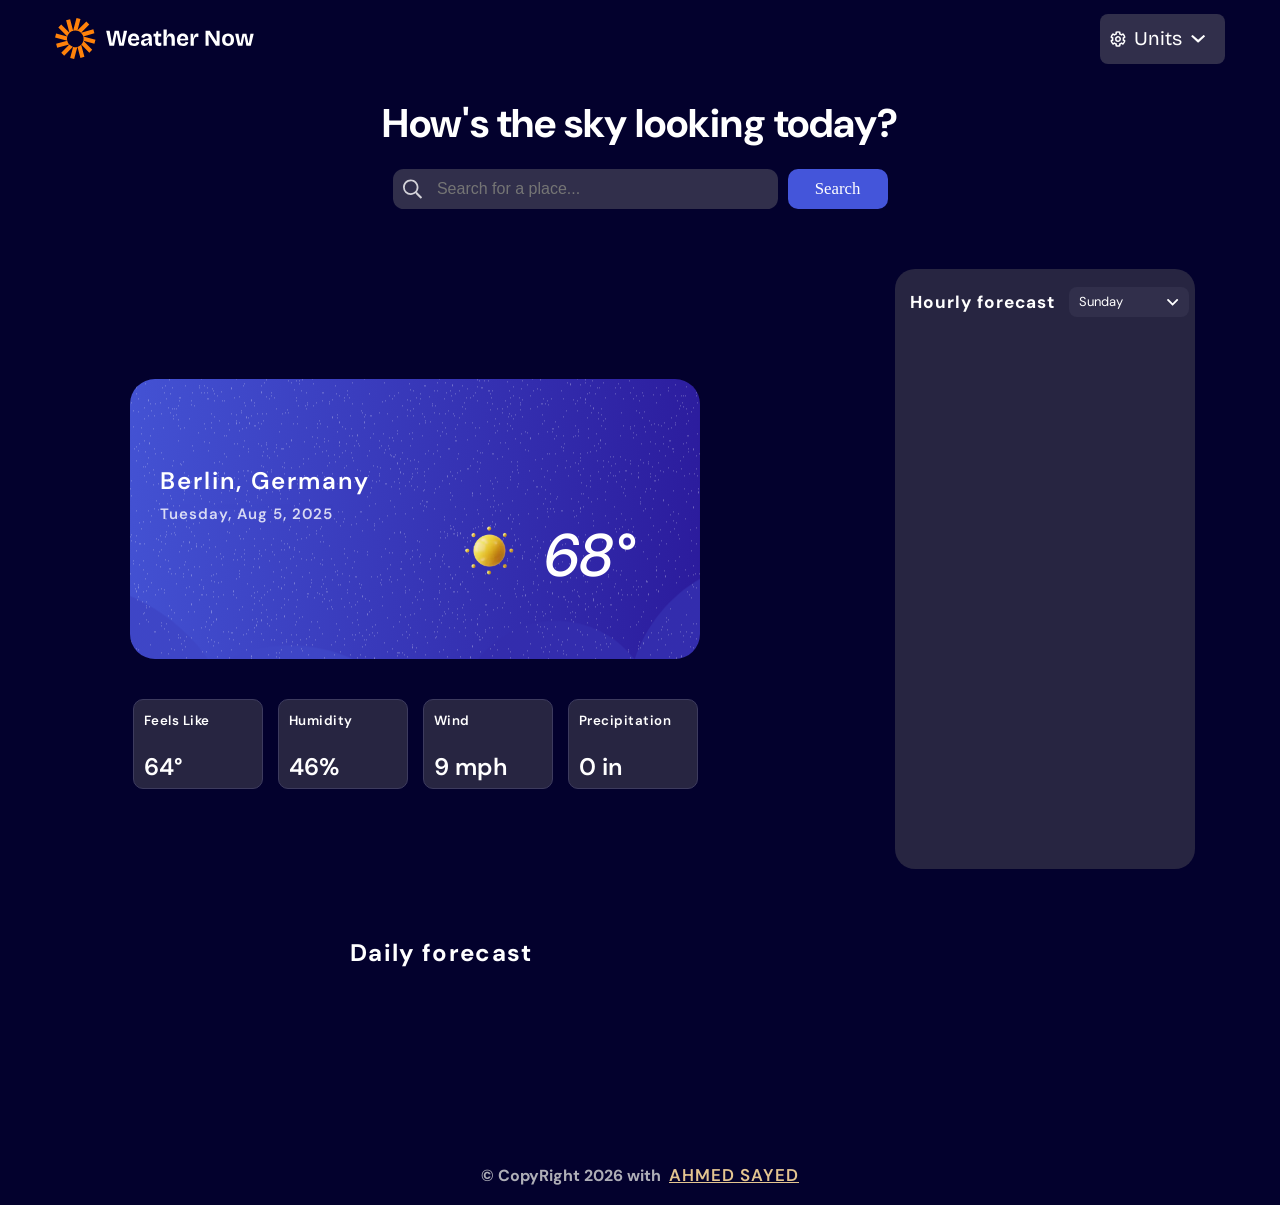
<file: index.html>
<!doctype html>
<html lang="en">
  <head>
    <meta charset="UTF-8" />
    <meta
      http-equiv="Content-Security-Policy"
      content="
      default-src 'none'; 
      script-src 'self'; 
      style-src 'self' https://fonts.googleapis.com; 
      font-src 'self' https://fonts.gstatic.com; 
      connect-src 'self' https://nominatim.openstreetmap.org https://api.open-meteo.com/; 
      img-src 'self';
      "
    />
    <meta name="viewport" content="width=device-width, initial-scale=1.0" />
    <link
      rel="icon"
      type="image/png"
      sizes="32x32"
      href="./assets/images/favicon-32x32.png"
    />
    <link rel="preconnect" href="https://fonts.googleapis.com" />
    <link rel="preconnect" href="https://fonts.gstatic.com" crossorigin />
    <link
      href="https://fonts.googleapis.com/css2?family=DM+Sans:ital,opsz,wght@0,9..40,100..1000;1,9..40,100..1000&family=Kumbh+Sans:wght,YOPQ@100..900,211&family=Manrope:wght@200..800&display=swap"
      rel="stylesheet"
    />
    <title>Frontend Mentor | Weather app</title>
    <link rel="stylesheet" href="./src/styles/base.css" />
    <link rel="stylesheet" href="./src/styles/layout.css" />
    <link rel="stylesheet" href="./src/styles/components.css" />
    <link rel="stylesheet" href="./src/styles/utilities.css" />
    <link rel="stylesheet" href="./src/styles/state.css" />
  </head>

  <body>
    <!-- preloader -->
    <div class="preloader" aria-hidden="true" data-preloader>
      <div class="circle"></div>
    </div>

    <!-- overlay -->
    <div class="overlay hide" aria-hidden="true" data-overlay></div>

    <!-- confirm -->
    <section
      class="confirm hide"
      role="dialog"
      aria-modal="true"
      aria-labelledby="confirm_title"
      data-confirm
    >
      <h2 class="confirm-title" id="confirm_title">
        Allow Weather App to access your location ?
      </h2>
      <div class="choices">
        <button class="btn confirm-btn1" type="button" data-choice="allow">
          Allow
        </button>
        <button class="btn confirm-btn2" type="button" data-choice="deny">
          Deny
        </button>
      </div>
    </section>

    <!-- header -->
    <header class="header">
      <div class="topbar">
        <div class="container">
          <div class="header__icon">
            <img
              src="./assets/images/logo.svg"
              alt="Weather App logo"
              class="img-cover"
            />
          </div>

          <div class="custom__select">
            <button
              class="select__btn select__btn--focus"
              type="button"
              aria-haspopup="menu"
              aria-expanded="false"
              aria-controls="Units"
              data-units-btn
            >
              <div class="icon__units">
                <img
                  src="./assets/images/icon-units.svg"
                  alt=""
                  class="img-cover"
                />
              </div>
              <span class="select__text">Units</span>
              <div class="icon-units">
                <img
                  src="./assets/images/icon-dropdown.svg"
                  alt=""
                  class="img-cover"
                />
              </div>
            </button>

            <div class="select__options" id="Units" data-units-list inert>
              <p class="options-title">Switch to imperial</p>
              <div class="option__group">
                <fieldset class="list-items">
                  <legend class="group__title">Temperature</legend>
                  <label class="list-item">
                    <input
                      type="radio"
                      name="temperature"
                      value="C"
                      id="celsius"
                      checked
                    />
                    <span class="title">Celsius (°C)</span>
                  </label>

                  <label class="list-item">
                    <input
                      type="radio"
                      name="temperature"
                      value="F"
                      id="fahrenheit"
                    />
                    <span class="title">Fahrenheit (°F)</span>
                  </label>
                </fieldset>
              </div>

              <div class="option__group">
                <fieldset class="list-items">
                  <legend class="group__title">Wind Speed</legend>
                  <label class="list-item">
                    <input
                      type="radio"
                      name="wind"
                      id="kilometerPerHour"
                      value="KMH"
                      checked
                    />
                    <span class="title">Km/h</span>
                  </label>

                  <label class="list-item">
                    <input
                      type="radio"
                      name="wind"
                      id="milesPerHour"
                      value="MPH"
                    />
                    <span class="title">mph</span>
                  </label>
                </fieldset>
              </div>

              <div class="option__group">
                <fieldset class="list-items">
                  <legend class="group__title">Precipitation</legend>
                  <label class="list-item">
                    <input
                      type="radio"
                      name="precipition"
                      value="MM"
                      id="milliMeter"
                      checked
                    />
                    <span class="title">Millimeters (mm)</span>
                  </label>
                  <label class="list-item">
                    <input
                      type="radio"
                      name="precipition"
                      value="IN"
                      id="inch"
                    />
                    <span class="title">Iunches (in)</span>
                  </label>
                </fieldset>
              </div>
            </div>
          </div>
        </div>
      </div>
      <h1 class="header__title">How's the sky looking today?</h1>
      <form
        action=""
        role="search"
        id="search_form"
        name="weatherSearchForm"
        class="header__search"
      >
        <div class="search-box">
          <img
            src="./assets/images/icon-search.svg"
            alt="icon-search"
            class="img-cover"
            aria-hidden="true"
          />

          <label for="search_city" class="sr-only">Search City</label>
          <input
            placeholder=" Search for a place..."
            aria-controls="suggestion_select"
            aria-activedescendant=""
            aria-autocomplete="list"
            aria-expanded="false"
            name="search-input"
            autocomplete="off"
            data-search-input
            id="search_city"
            role="combobox"
            type="text"
          />

          <!-- search in progress
          <div class="search-progress hide">
            <img
              src="./assets/images/icon-loading.svg"
              alt="progress icon"
              class="img-cover"
            />
            <h4 class="progrss-text">Search in progress</h4>
          </div> -->
        </div>

        <button type="button" id="search-btn">
          <span class="text text-1">Search</span>

          <span class="text text-2" aria-hidden="true">Search</span>
        </button>

        <!-- Suggestions section -->
        <div class="suggestions" data-suggestion-select>
          <ul class="list__items" role="listbox" id="suggestion_select"></ul>
        </div>
      </form>
    </header>

    <!-- special states elements -->

    <!-- error -->
    <section class="error">
      <header>
        <div class="error__icon">
          <img src="./assets/images/icon-error.svg" alt="" class="img-cover" />
        </div>
        <h2 class="error__title">something went wrong</h2>
      </header>
      <p class="error__subtitle">
        We couldn´t connect to the server (API error). Please try again in a few
        moment.
      </p>
      <footer>
        <button
          type="button"
          class="error__btn"
          id="retryBtn"
          aria-pressed="false"
        >
          <div class="icon">
            <img
              src="./assets/images/icon-retry.svg"
              alt=""
              class="img-cover"
            />
          </div>
          <span>Retry</span>
        </button>
      </footer>
    </section>

    <!-- no result -->
    <section class="no-result">
      <h3 class="no-result__title">No search result Found!</h3>
    </section>

    <!-- main -->
    <main class="main">
      <div class="container">
        <div class="weather-panel">
          <!-- Card -->
          <article class="card">
            <header>
              <h3 class="sr-only">location main weather details</h3>
            </header>
            <span class="card__title" id="location">Berlin, Germany</span>
            <time class="card__subtitle" datetime="2025-06-05" id="date"
              >Tuesday, Aug 5, 2025</time
            >
            <span
              class="card__degree"
              id="temperature"
              aria-label="Main temperature in this day"
              >68°</span
            >
            <div class="card__icon">
              <img
                id="mainIcon"
                class="img-cover"
                src="./assets/images/icon-sunny.webp"
                alt=""
              />
            </div>
          </article>

          <!-- Current information -->
          <section class="current-info">
            <div class="container">
              <h3 class="sr-only">Current weather information</h3>
              <ul class="list-items">
                <li class="list-item">
                  <span class="item__title">Feels Like</span>
                  <span class="item__content" id="feels-like-temp">64°</span>
                </li>
                <li class="list-item">
                  <span class="item__title">Humidity</span>
                  <span class="item__content" id="humidity-precent">46%</span>
                </li>
                <li class="list-item">
                  <span class="item__title">Wind</span>
                  <span class="item__content" id="wind">9 mph</span>
                </li>
                <li class="list-item">
                  <span class="item__title">Precipitation</span>
                  <span class="item__content" id="precipitation">0 in</span>
                </li>
              </ul>
            </div>
          </section>
        </div>
        <!-- Hourly forecast -->
        <section class="hourly-list">
          <div class="container">
            <h2 class="hourly-list__title">Hourly forecast</h2>

            <div class="day__select">
              <button
                class="btn__days"
                type="button"
                aria-haspopup="listbox"
                aria-expanded="false"
                aria-controls="hours__day"
                data-btn-days
              >
                <span id="btn__text">Sunday</span>
                <img
                  src="./assets/images/icon-dropdown.svg"
                  alt=""
                  class="btn__icon"
                />
              </button>

              <div class="select__options" id="hours__day" data-select-daily>
                <div class="options__group">
                  <ul class="day__options" role="listbox"></ul>
                </div>
              </div>
            </div>

            <div class="hours__container">
              <ul class="list-items"></ul>
            </div>
          </div>
        </section>

        <!-- Daily forecast -->
        <section class="daily-forecast">
          <h2 class="daily-title">Daily forecast</h2>

          <ul class="daily__list"></ul>
        </section>
      </div>
    </main>

    <!-- footer -->
    <footer class="footer">
      <h3 class="footer-text">&copy;&nbsp;CopyRight 2026 with</h3>
      <a
        rel="noopener"
        class="link"
        target="_blank"
        href="https://www.frontendmentor.io/profile/a-sayed123"
        >Ahmed sayed</a
      >
    </footer>

    <script type="module" src="./src/Main.js"></script>
  </body>
</html>
</file>
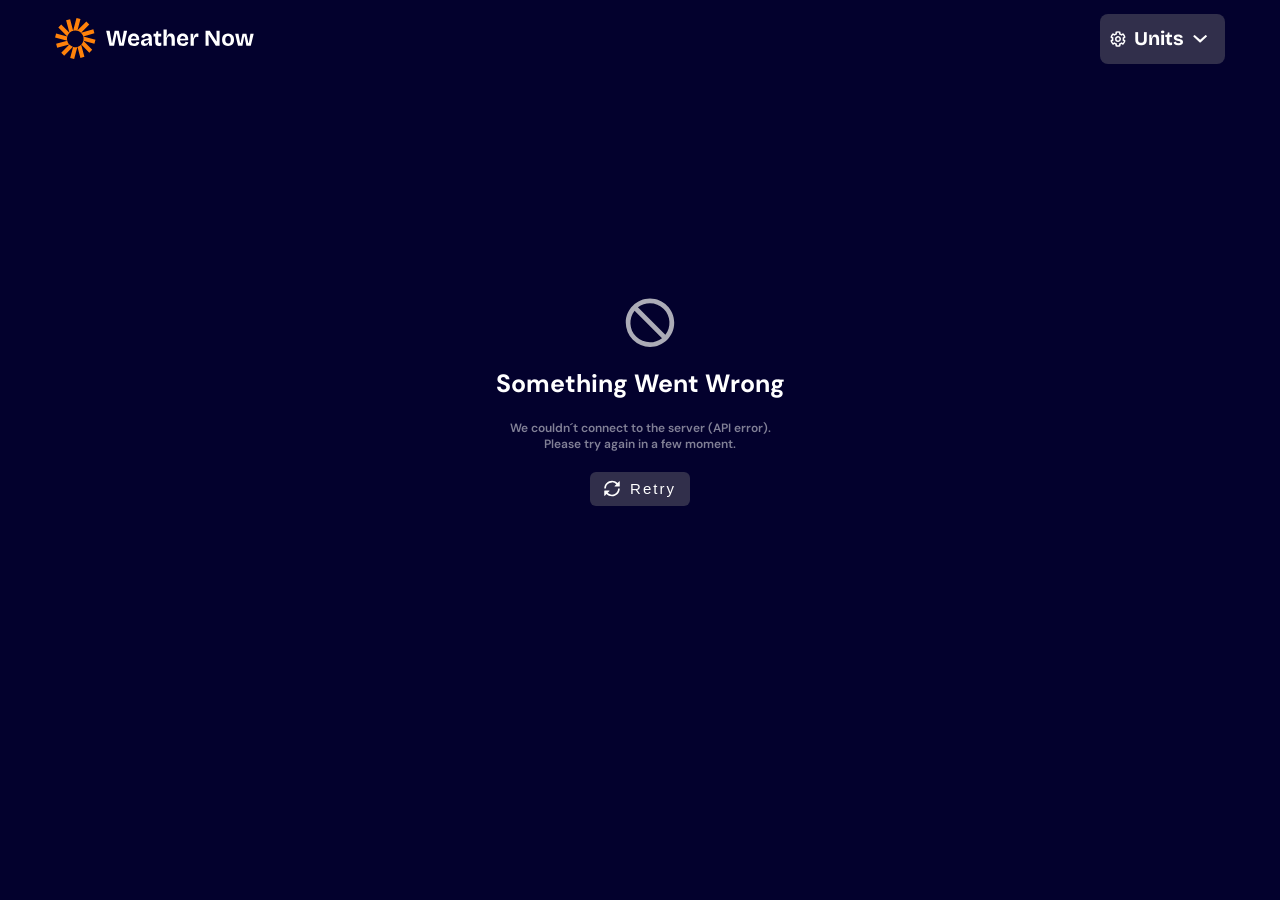
<file: root/index.html>
<!doctype html>
<html lang="en">
  <head>
    <meta charset="UTF-8" />
    <meta name="viewport" content="width=device-width, initial-scale=1.0" />
    <link
      rel="icon"
      type="image/png"
      sizes="32x32"
      href="./assets/images/favicon-32x32.png"
    />
    <link rel="preconnect" href="https://fonts.googleapis.com" />
    <link rel="preconnect" href="https://fonts.gstatic.com" crossorigin />
    <link
      href="https://fonts.googleapis.com/css2?family=DM+Sans:ital,opsz,wght@0,9..40,100..1000;1,9..40,100..1000&family=Kumbh+Sans:wght,YOPQ@100..900,211&family=Manrope:wght@200..800&display=swap"
      rel="stylesheet"
    />
    <title>Frontend Mentor | Weather app</title>
    <link rel="stylesheet" href="./src/styles/base.css" />
    <link rel="stylesheet" href="./src/styles/layout.css" />
    <link rel="stylesheet" href="./src/styles/components.css" />
    <link rel="stylesheet" href="./src/styles/utilities.css" />
    <link rel="stylesheet" href="./src/styles/state.css" />
  </head>

  <body>
    <!-- preloader -->
    <div class="preloader" data-preloader>
      <div class="circle"></div>
    </div>

    <!-- overlay -->
    <div class="overlay hide" data-overlay></div>

    <!-- confraim -->
    <div class="confraim hide" data-confraim>
      <form action="" method="post">
        <p class="confraim-title">Are you agree using your position ?</p>
        <button class="btn confraim-btn1" type="button" data-choice="allow">
          Allow
        </button>
        <button class="btn confraim-btn2" type="button" data-choice="deny">
          Deny
        </button>
      </form>
    </div>

    <!-- header -->
    <header class="header">
      <form action="" method="post">
        <div class="topbar">
          <div class="container">
            <div class="header__icon">
              <img
                src="./assets/images/logo.svg"
                alt="header icon"
                class="img-cover"
              />
            </div>

            <div class="custom__select">
              <button
                class="select__btn select__btn--focus"
                type="button"
                data-units-btn
              >
                <div class="icon__units">
                  <img
                    src="./assets/images/icon-units.svg"
                    alt="Units Icon"
                    class="img-cover"
                  />
                </div>
                <h2 class="select__text">Units</h2>
                <div class="icon-units">
                  <img
                    src="./assets/images/icon-dropdown.svg"
                    alt="Units Icon"
                    class="img-cover"
                  />
                </div>
              </button>

              <div class="select__options hide" data-units-list>
                <p class="options-title">Switch to imperial</p>

                <div class="option__group">
                  <p class="group__title">Temperature</p>
                  <ul class="list-items">
                    <li
                      class="list-item"
                      id="celsius"
                      data-unit="C"
                      data-type="temperature"
                    >
                      Celsius (°C)
                    </li>
                    <li
                      class="list-item"
                      id="fahrenheit"
                      data-unit="F"
                      data-type="temperature"
                    >
                      Fahrenheit (°F)
                    </li>
                  </ul>
                </div>

                <div class="option__group">
                  <p class="group__title">Wind Speed</p>
                  <ul class="list-items">
                    <li
                      class="list-item"
                      id="kilometerPerHour"
                      data-unit="KMH"
                      data-type="wind"
                    >
                      Km/h
                    </li>
                    <li
                      class="list-item"
                      id="milesPerHour"
                      data-unit="MPH"
                      data-type="wind"
                    >
                      mph
                    </li>
                  </ul>
                </div>

                <div class="option__group">
                  <p class="group__title">Precipitation</p>
                  <ul class="list-items">
                    <li
                      class="list-item"
                      id="milliMeter"
                      data-unit="MM"
                      data-type="precipition"
                    >
                      Millimeters (mm)
                    </li>
                    <li
                      class="list-item"
                      id="inch"
                      data-unit="IN"
                      data-type="precipition"
                    >
                      Iunches (in)
                    </li>
                  </ul>
                </div>
              </div>
            </div>
          </div>
        </div>

        <h1 class="header__title">How's the sky looking today?</h1>

        <div class="header__search">
          <div class="search-box">
            <img
              src="./assets/images/icon-search.svg"
              alt="icon-search"
              class="img-cover"
            />
            <input
              name="search-input"
              type="text"
              placeholder=" Search for a place..."
              data-search-input
            />

            <!-- search in progress -->
            <div class="search-progress hide">
              <img
                src="./assets/images/icon-loading.svg"
                alt="progress icon"
                class="img-cover"
              />
              <h4 class="progrss-text">Search in progress</h4>
            </div>
          </div>

          <button type="button" id="search-btn">
            <span class="text text-1">Search</span>

            <span class="text text-2">Search</span>
          </button>
          <!-- Suggestions section -->
          <div class="suggestions hide" data-suggestion-select>
            <ul class="list__items">
              <li class="list__item selected" id="suggest1" data-suggest-item>
                <p class="text-content">Alexandria</p>
              </li>
              <li class="list__item" id="suggest2" data-suggest-item>
                <p class="text-content">Giza</p>
              </li>
              <li class="list__item" id="suggest3" data-suggest-item>
                <p class="text-content">Minia</p>
              </li>
              <li class="list__item" id="suggest4" data-suggest-item>
                <p class="text-content">Khartoum</p>
              </li>
            </ul>
          </div>
        </div>
      </form>
    </header>

    <!-- special states elements -->
    <div class="error">
      <div class="error__icon">
        <img
          src="./assets/images/icon-error.svg"
          alt="Error Icon"
          class="icon"
        />
      </div>
      <h3 class="error__title">something went wrong</h3>
      <p class="error__subtitle">
        We couldn´t connect to the server (API error). Please try again in a few
        moment.
      </p>
      <button type="button" class="error__btn" id="retryBtn">
        <div class="icon">
          <img
            src="./assets/images/icon-retry.svg"
            alt="Retry Icon"
            class="img-cover"
          />
        </div>
        <p>Retry</p>
      </button>
    </div>

    <section class="no-result">
      <h3 class="no-result__title">No search result Found!</h3>
    </section>

    <!-- main -->
    <main class="main">
      <div class="container">
        <section class="card">
          <p class="card__title" id="location">Berlin, Germany</p>
          <p class="card__subtitle" id="date">Tuesday, Aug 5, 2025</p>
          <!-- <div class="loading-card hide">
            <p class="text">Loading...</p>
            <div class="icon">
              <img
                class="img-cover"
                src="./assets/images/icon-loading.svg"
                alt="Loading Icon"
              />
            </div>
          </div> -->
          <p class="card__degree" id="temperature">68°</p>
          <div class="card__icon">
            <img
              id="mainIcon"
              class="img-cover"
              src="./assets/images/icon-sunny.webp"
              alt="card icon"
            />
          </div>
        </section>

        <section class="current-info">
          <div class="container">
            <ul class="list-items">
              <li class="list-item">
                <p class="item__title">Feels Like</p>
                <p class="item__content" id="feels-like-temp">64°</p>
              </li>
              <li class="list-item">
                <p class="item__title">Humidity</p>
                <p class="item__content" id="humidity-precent">46%</p>
              </li>
              <li class="list-item">
                <p class="item__title">Wind</p>
                <p class="item__content" id="wind">9 mph</p>
              </li>
              <li class="list-item">
                <p class="item__title">Precipitation</p>
                <p class="item__content" id="precipitation">0 in</p>
              </li>
            </ul>
          </div>
        </section>

        <!-- daily forecast -->
        <section class="daily-forecast">
          <h3 class="daily-title">Daily forecast</h3>

          <ul class="daily__list"></ul>
        </section>
      </div>
    </main>

    <!-- hourly forecast -->
    <aside class="hourly-list">
      <div class="container">
        <h3 class="hourly-list__title">Hourly forecast</h3>
        <div class="day__select">
          <button class="btn__days" type="button" data-btn-days>
            <h3 id="btn__text">Sunday</h3>
            <img
              src="./assets/images/icon-dropdown.svg"
              alt="icon-dropdown"
              class="btn__icon"
            />
          </button>

          <div class="select__options hide" data-select-daily>
            <div class="options__group">
              <ul class="day__options"></ul>
            </div>
          </div>
        </div>

        <div class="hours__container">
          <ul class="list-items"></ul>
        </div>
      </div>
    </aside>

    <!-- footer -->
    <footer class="footer">
      <h3 class="footer-text">&copy;&nbsp;CopyRight 2026 with</h3>
      <a class="link" href="https://www.frontendmentor.io/profile/a-sayed123"
        >Ahmed sayed</a
      >
    </footer>
    <script type="module" src="./src/Main.js"></script>
  </body>
</html>
</file>
<file: src/styles/base.css>
/* Base Styles */

/* 

  This Stylesheet is only reponsible for the component base style
  ...
  variables,
  reset,
  typografy,
  font,
  ...

*/

:root {
  /* colors */

  /* Neutral */
  --Neutral-900: hsl(243, 96%, 9%);
  --Neutral-800: hsl(243, 27%, 20%);
  --Neutral-700: hsl(243, 23%, 24%);
  --Neutral-600: hsl(243, 23%, 30%);
  --Neutral-300: hsl(240, 6%, 70%);
  --Neutral-200: hsl(250, 6%, 84%);
  --Neutral-0: hsl(0, 0%, 100%);
  /* Orange */
  --Orange-500: hsl(28, 100%, 52%);
  /* Blue */
  --Blue-500: hsl(233, 67%, 56%);
  --Blue-700: hsl(248, 70%, 36%);
  /* gold-cryola */
  --gold-crayola: hsl(38, 61%, 73%);

  /* font weight */
  --fontWeight1: 300;
  --fontWeight2: 500;
  --fontWeight3: 600;
  --fontWeight4: 600i;
  --fontWeight5: 700;

  /* font size */
  --Font-size: 18px;
}

/* ----------- */
/* -->FONTS    */
/* ----------- */

@font-face {
  font-family: "Bricolage_Grotesque";
  src: url("../../assets/fonts/Bricolage_Grotesque/BricolageGrotesque-VariableFont_opsz\,wdth\,wght.ttf") format("truetype");
  font-weight: 100 900;
  font-style: normal;
}

@font-face {
  font-family: "DM_Sans";
  src: url("../../assets/fonts/DM_Sans/DMSans-VariableFont_opsz\,wght.ttf") format("truetype");
  font-weight: 100 900;
  font-style: normal;
}

@font-face {
  font-family: "DM_Sans";
  src: url("../../assets/fonts/DM_Sans/DMSans-Italic-VariableFont_opsz\,wght.ttf") format("truetype");
  font-weight: 100 900;
  font-style: italic;
}

/*----------*\
--> RESET
\*----------*/

*,
*::before,
*::after {
  margin: 0;
  padding: 0;
  box-sizing: border-box;
}

li {
  list-style: none;
}

a,
img,
data,
span,
time,
input,
button,
select,
fieldset,
textarea {
  display: block;
  border: none;
}

img {
  pointer-events: none;
}

a {
  color: inherit;
  text-decoration: none;
}

select {
  background: none;
}

input,
select,
textarea {
  width: 100%;
  outline: none;
}

button {
  cursor: pointer;
}

/* ---------------- */
/* -->BASE STYLES   */
/* ---------------- */

::-webkit-scrollbar {
  width: 10px;
}

::-webkit-scrollbar-track {
  background-color: transparent;
}

::-webkit-scrollbar-thumb {
  background-color: var(--Neutral-600);
  border-radius: 1rem;
}

::-webkit-scrollbar-corner {
  display: none;
}

html {
  font-size: 62.5%;
  scroll-behavior: smooth;
}

body {
  background-color: var(--Neutral-900);
  color: white;
  text-align: center;
  font-family: "DM_Sans", "Bricolage_Grotesque", sans-serif;
  font-weight: 600;
}

[inert] {
  cursor: wait;
}
</file>
<file: src/styles/layout.css>
/*---------------------------*/
/*------ LAYOUT SYSTEM ------*/
/*---------------------------*/

/* 
    This stylesheet is responsible for the overall page layout,
    grid structure, spacing, and responsive positioning of major UI regions . 
*/

/* //////////////// */
/* Mobile & Tablet  */
/* ////////// ///// */

/* normal state*/

body {
    display: flex;
    flex-flow: column;
}


/* error state */


/* no result */


/* /////// */
/* Tablet  */
/* /////// */

@media (min-width: 768px) {

    /* Card */
    .card {
        margin-block: 30px;
    }

    /* Footer */
    .footer {
        margin-block: 20px;
    }
}

/* //////// */
/* Desktop  */
/* //////// */

@media (min-width: 1024px) {

    /* normal state */

    /* Base */
    .main {
        display: grid;

        grid-template-columns:
            minmax(0, 1fr) minmax(320px, 450px);

        grid-template-areas:
            "card    hourly"
            "current hourly"
            "daily   daily";
    }

    /* error state */


    /* no result state */

}

@media (min-width: 1200px) {

    /* Header */
    .header .container {
        margin-inline: auto;
    }

    /* Card */
    .card {
        margin-inline: auto;
        margin-inline-end: 7rem;
    }

    /* current */
    .current-info .list-items {
        margin-inline: auto;
        margin-inline-end: 7rem;
    }

    /* Daily Forecast */
    .daily-forecast {
        margin-inline: auto;
        margin-inline-end: 7rem;
    }

    /* Hourly Forecast */
    .hourly-list {
        bottom: 0;
        left: 0;
        /* margin-block-start: 3.5rem; */
    }

    /* Footer */
    .footer {
        bottom: 0;
    }
}


/* 
---> specify area pices
*/

/* weather panel */
.weather-panel{
    grid-area: current;
}

/* daily */
.daily-forecast {
    grid-area: daily;
}

/* hourly */
.hourly-list {
    grid-area: hourly;
}
</file>
<file: src/styles/components.css>
/* ------------------  */
/* --- COMPONENTS ---  */
/* ------------------  */

/* 
  This stylesheet is only responsible for styling the UI components
*/

/* -------------- */
/* --> PRELOADER  */
/* -------------- */

.preloader {
  position: fixed;
  width: 100vw;
  height: 100vh;
  background-color: var(--Neutral-900);
  display: flex;
  justify-content: center;
  align-items: center;
  text-align: center;
  z-index: 10;
}

.circle {
  background-color: transparent;
  width: 80px;
  border: 8px solid var(--Blue-500);
  border-top: 8px solid var(--Blue-700);
  height: 80px;
  border-radius: 50%;
  transition: 250ms ease;
  animation: rotate360 1s linear infinite;
}

@keyframes rotate360 {
  0% {
    transform: rotate(0);
  }

  100% {
    transform: rotate(1turn);
  }
}

/* -------------- */
/* --> CONFRAIM   */
/* -------------- */

.confirm {
  position: fixed;
  display: flex;
  gap: 3.5rem;
  justify-content: center;
  flex-flow: column;
  width: 300px;
  padding: 2.5rem;
  background-color: var(--Blue-500);
  top: 50%;
  left: 50%;
  transform: translate(-50%, -50%);
  font-family: "Bricolage_Grotesque";
  border-radius: 18px;
  z-index: 100;
}

.choices {
  display: flex;
  gap: 5rem;
  justify-content: center;
  margin-block-start: 1rem;
}

.confirm .btn {
  position: relative;
  background-color: var(--Blue-700);
  width: 100px;
  height: 40px;
  border-radius: 12px;
  color: rgb(182, 179, 202);
  text-transform: uppercase;
  line-height: 1.6;
  letter-spacing: 4px;
  font-size: 1.7rem;
  font-weight: 400;
}

.confirm .btn:focus {
  outline: 3px solid var(--Blue-700);
  outline-offset: 3px;
}

.confirm-title {
  line-height: 1.6;
  font-size: 1.6rem;
  letter-spacing: 1.05px;
  font-weight: 800;
}

/* ------------ */
/* -->OVERLAY   */
/* ------------ */

.overlay {
  position: fixed;
  width: 100vw;
  height: 100vh;
  background-color: rgba(0, 0, 0, 0.65);
  z-index: 100;
}

/* --------------------- */
/* -->SEARCH IN PROGRESS */
/* --------------------- */

.search-progress {
  position: absolute;
  top: 100%;
  width: 100%;
  height: 35px;
  background-color: var(--Neutral-700);
  border-radius: 1rem;
  margin-block-start: 3px;
  display: none;
  align-items: center;
  gap: 20px;
  pointer-events: none;
  z-index: 5;
}

.search-progress img {
  margin-block-end: 20px;
  animation: rotate360 1.5s linear infinite;
}

.progrss-text {
  font-size: 1.3rem;
  letter-spacing: 1px;
  line-height: 1.6;
}

/* ----------- */
/* -->TOPBAR   */
/* ----------- */

.topbar {
  display: flex;
  justify-content: center;
}

.topbar .container {
  width: 100%;
  display: flex;
  justify-content: space-between;
  align-items: center;
  padding: 0 1.5rem;
}

/* ----------- */
/* -->HEADER   */
/* ----------- */

.header {
  display: block;
}

.header__icon {
  position: relative;
  width: 150px;
  text-align: left;
}

.custom__select {
  position: relative;
  display: flex;
  max-width: max-content;
  flex-flow: row;
}

.custom__select:has(button[aria-expanded="false"]) .select__options {
  position: absolute;
  opacity: 0;
  visibility: hidden;
  pointer-events: none;
  transition:
    opacity 300ms,
    visibility 300ms;
}

.custom__select:has(button[aria-expanded="true"]) .select__options {
  opacity: 1;
  visibility: visible;
  pointer-events: auto;
}

.select__btn {
  position: relative;
  display: flex;
  flex-flow: row;
  padding-inline: 1rem;
  gap: 7px;
  align-items: center;
  width: 105px;
  height: 35px;
  background-color: var(--Neutral-700);
  color: white;
  cursor: pointer;
  border-radius: 8px;
  font-size: 1rem;
  padding-inline-start: 10px;
  font-family: "Bricolage_Grotesque";
  margin-block: 1.5vh;
}

.select__btn--focus:focus {
  outline: 2px solid white;
  outline-offset: 3px;
}

.select__options {
  position: absolute;
  width: 160px;
  height: 300px;
  background-color: var(--Neutral-700);
  border: 1px solid var(--Neutral-600);
  border-radius: 8px;
  text-align: left;
  padding-inline-start: 10px;
  left: -55px;
  top: 100%;
  z-index: 5;
}

.options-title {
  position: relative;
  margin-block: 10px;
  font-size: 1.3rem;
}

.option__group {
  padding: 8px;
  border-block-end: 1px solid rgba(255, 255, 255, 0.3);
  width: 130px;
}

.group__title {
  font-size: 1.3rem;
  opacity: 0.4;
  margin-block-end: 1rem;
}

.option__group .list-items {
  display: flex;
  flex-flow: column;
  gap: 1rem;
}

.option__group .list-item {
  display: flex;
  font-size: 1.01rem;
}

.option__group .list-item input {
  width: 3rem;
  accent-color: var(--Blue-500);
}

.list-item:has(input:focus-visible) {
  outline: 2px solid var(--Blue-500);
  outline-offset: 3px;
  background-color: rgb(255 255 255 / 0.05);
}

.header__title {
  position: relative;
  font-size: 4rem;
  text-align: center;
  padding-inline: 70px;
  overflow: hidden;
  margin-block: 40px 30px;
  z-index: 2;
}

.header__search {
  position: relative;
  display: flex;
  flex-flow: column;
  justify-content: center;
  margin-inline: auto;
  gap: 10px;
  width: 300px;
  height: 100px;
}

.search-box {
  position: relative;
  display: flex;
  background-color: var(--Neutral-700);
  width: 300px;
  height: 90px;
  flex-flow: row;
  gap: 10px;
  border-radius: 8pt;
  font-family: "DM_Sans";

}

.search-box:has(input:focus) {
  outline: 2px solid white;
  outline-offset: 3px;
}

.search-box input {
  color: white;
  background-color: transparent;
  margin-inline-start: 10px;
  font-size: 1.6rem;
  line-height: 1.6;
}

.search-box img {
  position: relative;
  top: 10px;
  left: 10px;
  width: 20px;
  height: 20px;
}

.header__search button {
  position: relative;
  background-color: var(--Blue-500);
  font-family: cursive;
  height: 90px;
  border-radius: 10px;
  padding-block: 5px;
  font-size: 1.68rem;
  color: white;
  overflow: hidden;
  z-index: 1;
}

.header__search button:focus {
  outline: 3px solid var(--Blue-700);
  outline-offset: 3px;
}

.header__search button::before {
  content: "";
  position: absolute;
  width: 200%;
  height: 200%;
  bottom: 100%;
  left: 50%;
  transform: translateX(-50%);
  transition: 700ms ease;
  border-radius: 50%;
  background-color: var(--Blue-700);
  z-index: -1;
}

.header__search button:is(:hover, :focus-visible)::before {
  bottom: -50%;
}

.header__search button .text {
  transition: 500ms ease;
  white-space: nowrap;
  display: block;
}

.header__search button .text.text-2 {
  position: absolute;
  top: 100%;
  left: 50%;
  transform: translateX(-50%);
  background-color: transparent;
  width: max-content;
}

.header__search button:is(:hover, :focus-visible) .text-1 {
  transform: translateY(-40px);
}

.header__search button:is(:hover, :focus-visible) .text-2 {
  top: 50%;
  transform: translate(-50%, -50%);
}

/* suggestions */

.suggestions {
  position: absolute;
  width: 150px;
  max-height: 17rem;
  border-radius: 6px;
  margin-block: 0.3rem;
  top: 50%;
  background-color: var(--Neutral-800);
  overflow-y: auto;
  overflow-x: hidden;
  scrollbar-color: initial;
  z-index: 3;
}

.header__search:has(#search_city[aria-expanded="false"]) .suggestions {
  opacity: 0;
  visibility: hidden;
  pointer-events: none;
  transition:
    opacity 300ms,
    visibility 300ms;
}

.header__search:has(#search_city[aria-expanded="true"]) .suggestions {
  opacity: 1;
  visibility: visible;
  pointer-events: auto;
}

.suggestions .list__items {
  position: relative;
  display: flex;
  flex-flow: column;
  gap: 10px;
  text-align: left;
  padding-inline-start: 5px;
  margin-block-start: 10px;
}

.suggestions::-webkit-scrollbar {
  width: 0.5rem;
}

.suggestions::-webkit-scrollbar-button:single-button{
  width: 0;
  height: 0;
  display: none;
}

.suggestions::-webkit-scrollbar-track-piece {
  background-color: transparent;
}

.suggestions::-webkit-scrollbar-thumb{
  background-color: var(--Neutral-600);
  border-radius: 1rem;
}

.suggestions::-webkit-scrollbar-corner{
  display: none;
}

.suggestions .list__item {
  font-size: 1.6rem;
  width: 135px;
  border-radius: 5px;
  height: 30px;
  padding-block: 3px;
  padding-inline-start: 5px;
  cursor: pointer;
}

.suggestions .list__item[aria-selected="true"] {
  background-color: var(--Neutral-700);
  border: 1px solid var(--Neutral-600);
}

.suggestions .list__item[aria-selected="false"]{
  background-color: transparent;
  border: none;
}

.matches{
  display: inline;
  color: var(--gold-crayola);
}

/* responsive */
/* Tablet */

@media (min-width: 768px) {
  .header__icon {
    width: 200px;
  }

  .header__title {
    margin-block: 20px;
  }

  .select__btn {
    height: 50px;
    width: 125px;
    font-size: 1.3rem;
    font-weight: 400;
    gap: 8px;
  }

  .select__btn img {
    width: 16px;
  }

  .header__search {
    flex-flow: row;
    width: 600px;
    height: 40px;
  }

  .header__search button {
    width: 100px;
    height: 40px;
  }

  .search-box {
    width: 385px;
    height: 40px;
  }

  .suggestions {
    width: 382px;
    left: 9%;
    top: 110%;
  }

  .suggestions .list__item {
    font-size: 1.9rem;
    width: 370px;
  }

}

/* Laptop */
@media (min-width: 1024px) {

  /* Topbar */
  .topbar {
    margin-inline: 4rem;
  }

  .select__text {
    font-size: 1.95rem;
  }

}

/* desctop */
@media (min-width: 1200px) {
  .header .container {
    max-width: 1200px;
    /* margin-inline: auto; */
  }
}

/* ----------- */
/* -->Card     */
/* ----------- */

.card {
  max-width: 300px;
  width: 100%;
  position: relative;
  background-image: url("../../assets/images/bg-today-small.svg");
  background-repeat: no-repeat;
  background-size: cover;
  background-position: center;
  display: block;
  height: 280px;
  margin-inline: auto;
  border-radius: 25px;
  margin-block: 50px 20px;
  overflow: hidden;
  text-align: center;
  transition: opacity 250ms ease;
}

.card__title {
  position: relative;
  font-size: 2.4rem;
  top: 40px;
  letter-spacing: 2px;
  line-height: 1.8;
  white-space: nowrap;
  overflow: hidden;
  text-overflow: ellipsis;
  pointer-events: none;
}

.card__subtitle {
  position: relative;
  font-size: 1.33rem;
  line-height: 1.6;
  letter-spacing: 1px;
  top: 45px;
  opacity: 0.8;
  pointer-events: none;
}

.card__degree {
  position: relative;
  font-size: 5rem;
  font-style: italic;
  font-weight: 500;
  top: 90px;
  left: 70px;
  pointer-events: none;
}

.card__icon {
  position: relative;
  width: 100px;
  height: 100px;
  left: 15px;
  pointer-events: none;
}

/* responsive */

/* Tablet */
@media (min-width: 768px) {
  .card {
    max-width: 470px;
  }

  .card__title {
    font-size: 2.5rem;
    top: 20px;
  }

  .card__subtitle {
    font-size: 1.5rem;
    top: 25px;
  }

  .card__degree {
    font-size: 7.5rem;
    top: 80px;
    left: 120px;
  }

  .card__icon {
    width: 130px;
    left: 30px;
    bottom: 20px;
  }
}

/* Laptop */
@media (min-width: 1024px) {
  .card {
    max-width: 570px;
  }

  .card__title {
    top: 80px;
    width: 500px;
    text-align: left;
    font-size: 2.4rem;
    margin-inline-start: 30px;
  }

  .card__subtitle {
    width: 300px;
    top: 80px;
    text-align: left;
    margin-inline-start: 30px;
  }

  .card__degree {
    margin-block: auto;
    left: 70%;
    top: 70px;
    width: 120px;
    font-size: 6rem;
  }

  .card__icon {
    left: 55%;
    bottom: 25px;
    width: 90px;
  }
}


/* ----------- */
/* -->MAIN     */
/* ----------- */

.main {
  display: block;
}

.current-info .list-items {
  position: relative;
  display: flex;
  justify-content: center;
  align-items: center;
  margin-block: 20px;
  gap: 15px;
  max-width: 300px;
  width: 100%;
  flex-wrap: wrap;
  margin-inline: auto;
  transition: opacity 250ms ease;
}

.current-info .list-item {
  background-color: var(--Neutral-800);
  width: 130px;
  height: 90px;
  border: 1px solid var(--Neutral-600);
  font-size: 1.33rem;
  border-radius: 10px;
  padding-inline-start: 10px;
  padding-block-start: 10px;
}

.current-info .item__title {
  position: relative;
  letter-spacing: 0.5px;
  line-height: 1.6;
  text-align: left;
  margin-block-end: 20px;
}

.current-info .item__content {
  position: relative;
  font-size: 2.4rem;
  text-align: left;
  width: max-content;
}

.weather-panel {
  display: flex;
  flex-flow: column;
  justify-content: center;
}

/* responsive */

@media (min-width: 768px) {

  .main .list-items {
    max-width: 500px;
  }

  .main .list-item {
    width: 200px;
    height: 110px;
    font-size: 2rem;
  }

}

@media (min-width: 1024px) {
  .main>.container {
    display: grid;
    grid-template-columns:
      minmax(0, 1fr) minmax(320px, 450px);
    grid-template-areas:
      "current  hourly"
      "daily   daily";
    padding: 1rem;
    max-width: none;
    width: 100%;
  }

  .current-info .list-items {
    max-width: 600px;
    /* margin-inline: 0; */
    /* margin-inline-start: 45px; */
    flex-flow: row;
  }

  .current-info .list-item {
    font-size: 1.33rem;
    width: 130px;
    height: 90px;
  }
}

/* --------------------- */
/* -->DAYILY FORECAST    */
/* --------------------- */

.daily-forecast {
  width: 300px;
  margin-inline: auto;
}

.daily-title {
  line-height: 1.6;
  font-size: 2.4rem;
  text-align: left;
  letter-spacing: 1pt;
  margin-block: 15px;
}

.daily__list {
  width: 100%;
  display: flex;
  flex-wrap: wrap;
  gap: 10px;
}

.daily__list .list__item {
  position: relative;
  width: 90px;
  height: 150px;
  background-color: var(--Neutral-800);
  border-radius: 1rem;
  padding-inline: 10px;
  border: 1px solid var(--Neutral-600);
}

.daily__list .list__item .title {
  position: relative;
  font-size: 1.6rem;
  line-height: 1.5;
  margin-block-start: 10px;
}

.daily__list .state-icon {
  position: relative;
  top: 10px;
  width: 60px;
  height: 60px;
  margin-inline: auto;
}

.daily__list .degree {
  position: relative;
  font-size: 1.2rem;
  font-weight: 600;
}

.daily__list .high-degree {
  text-align: left;
  bottom: -22px;
  left: -5px;
}

.daily__list .low-degree {
  text-align: right;
  left: 5px;
  bottom: -5px;
}

/* responsive */

@media (min-width: 768px) {
  .daily-forecast {
    width: 400px;
  }

  .daily-title {
    font-size: 3rem;
  }

  .daily__list {
    width: 500px;
    height: 600px;
  }

  .daily__list .list__item {
    width: 130px;
    height: 170px;
  }

  .daily__list .list__item .title {
    font-size: 2.2rem;
  }

  .daily__list .state-icon {
    width: 100px;
    height: 100px;
    top: -5px;
  }

  .daily__list .degree {
    font-size: 1.7rem;
  }

  .daily__list .high-degree {
    bottom: 10px;
    width: 30px;
  }

  .daily__list .low-degree {
    width: 30px;
    bottom: 35px;
    left: 65%;
  }
}

@media (min-width: 1024px) {
  .daily-forecast {
    /* margin-inline: 0; */
    /* margin-inline-start: 60px; */
    overflow: hidden;
    width: 580px;
  }

  .daily-title {
    font-size: 2.4rem;
  }

  .daily__list {
    height: 150px;
    width: 100%;
    gap: 5px;
  }

  .daily__list .list__item {
    width: 78px;
    height: 120px;
  }

  .daily__list .list__item .title {
    font-size: 1.6rem;
  }

  .daily__list .list__item .state-icon {
    width: 60px;
    height: 60px;
  }

  .daily__list .list__item .degree {
    font-size: 1.12rem;
    margin-block-start: 5px;
  }

  .daily__list .list__item .high-degree {
    width: 30px;
    left: -6px;
    bottom: 5px;
  }

  .daily__list .list__item .low-degree {
    left: 56%;
    bottom: 23px;
  }

}

/* -------------------- */
/* -->HOURLY FORECAST   */
/* -------------------- */

.hourly-list {
  position: relative;
  margin-block: 5rem;
  background-color: var(--Neutral-800);
  max-width: none;
  width: 300px;
  height: 60rem;
  margin-inline: auto;
  border-radius: 2rem;
  display: block;
}

.hours__container {
  height: 53rem;
  overflow: auto;
}

.hours__container .list-items {
  display: flex;
  align-items: center;
  flex-flow: column;
  gap: 1rem;
}

.hours__container .list-item {
  width: 265px;
  background-color: var(--Neutral-700);
  height: 4.3rem;
  border-radius: 0.8rem;
  padding-inline-start: 1rem;
  overflow: hidden;
  border: 0.1rem solid var(--Neutral-600);
}

.hours__container .list-item .icon {
  width: 45px;
  height: 40px;
  margin-block: auto;
}

.hours__container .list-item .item__hour {
  position: relative;
  width: 60px;
  left: 50px;
  font-size: 1.86rem;
  bottom: 30px;
}

.hours__container .list-item .item__degree {
  position: relative;
  width: 10px;
  left: 80%;
  font-size: 1.6rem;
  bottom: 50px;
}

.hours__container .list-items::-webkit-scrollbar {
  width: 0.5rem;
}

.hourly-list__title {
  position: relative;
  width: 200px;
  font-size: 1.73rem;
  letter-spacing: 0.1rem;
  line-height: 1.6;
  text-align: left;
  top: 2rem;
  left: 1.5rem;
}

.btn__days {
  position: relative;
  display: flex;
  width: 12rem;
  height: 3rem;
  border-radius: 8px;
  left: 58%;
  font-family: "DM_Sans";
  background-color: var(--Neutral-700);
  color: white;
  flex-flow: row;
  align-items: center;
  gap: 1rem;
  padding-inline-start: 1rem;
  bottom: 1rem;
  font-size: 1.2rem;
}

.btn__days:focus {
  outline: 1px solid white;
  outline-offset: 3px;
}

.btn__icon {
  position: absolute;
  right: 10px;
}

.day__select .select__options {
  position: absolute;
  left: 45%;
  top: 55px;
  background-color: var(--Neutral-800);
  border: 1px solid var(--Neutral-600);
}

.day__select:has(.btn__days[aria-expanded="false"]) .select__options {
  opacity: 0;
  visibility: hidden;
  transition:
    opacity 300ms,
    visibility 300ms;
}

.day__select:has(.btn__days[aria-expanded="true"]) .select__options {
  opacity: 1;
  visibility: visible;
  pointer-events: auto;
}

.day__options {
  display: flex;
  flex-flow: column;
  gap: 1.3rem;
  margin-block-start: 5px;
  letter-spacing: 0.5px;
}

.day__option {
  position: relative;
  font-size: 1.6rem;
  font-weight: 300;
  font-family: "DM_Sans";
  width: 14.5rem;
  height: 3rem;
  left: -5px;
  display: flex;
  align-items: center;
  padding-inline-start: 0.6rem;
  border-radius: 6pt;
  cursor: pointer;
}

.day__option[aria-selected="true"] {
  background-color: var(--Neutral-600);
  border: 1px solid var(--Neutral-700);
}

#btn__text{
  font-size: 1.3rem;
}

/* responsive */

@media (min-width: 768px) {
  .hourly-list {
    width: 450px;
    height: 760px;
  }

  .hourly-list .container {
    height: 100px;
  }

  .hours__container {
    height: 650px;
  }

  .hourly-list__title {
    font-size: 2.4rem;
  }

  .hourly-list .btn__days {
    width: 150px;
    height: 50px;
    font-size: 1.6rem;
    left: 65%;
    bottom: 18px;

  }

  .btn__icon {
    width: 18px;
  }

  .hourly-list .list-item {
    width: 400px;
    height: 55px;
  }

  .hourly-list .list-item .icon {
    width: 60px;
  }

  .item__hour {
    font-size: 2.5rem;
    left: 70px;
    bottom: 34px;
    width: 100px;
  }

  .item__degree {
    width: 55px;
    font-size: 2rem;
    bottom: 63px;
  }
}

@media (min-width: 1024px) {
  .hourly-list {
    max-width: 300px;
    position: relative;
    height: 600px;
  }

  .hourly-list .container {
    height: 600px;
  }

  .hours__container {
    height: 530px;
  }

  .hourly-list__title {
    font-size: 1.73rem;
  }

  .hourly-list .btn__days {
    width: 120px;
    height: 30px;
    font-size: 1.2rem;
    left: 58%;
    bottom: 10px;
  }

  .btn__icon {
    width: 13px;
  }

  .hourly-list .list-item {
    width: 265px;
    height: 43px;
  }

  .hourly-list .list-item .icon {
    width: 45px;
  }

  .item__hour {
    font-size: 1.86rem;
    left: 50px;
    bottom: 30px;
    width: 60px;
  }

  .item__degree {
    width: 45px;
    font-size: 1.6rem;
    bottom: 55px;
  }
}

/* ----------- */
/* -->FOOTER   */
/* ----------- */

.footer {
  position: relative;
  display: flex;
  flex-flow: row;
  justify-content: center;
  align-items: center;
  gap: 0.8rem;
  margin-block: 1.5rem;
  opacity: 1;
  visibility: visible;
}

.footer-text {
  font-size: 1.33rem;
  color: var(--Neutral-300);
}

.footer .link {
  font-size: 1.46rem;
  text-transform: uppercase;
  letter-spacing: 1px;
  text-decoration: underline;
  line-height: 1.6;
  color: var(--gold-crayola);
}

.footer .link:hover {
  color: var(--Blue-500);
}

/* responsive */

@media (min-width: 768px) {
  /* .footer {
    margin-block: 20px;
  } */

  .footer-text {
    font-size: 1.6rem;
  }

  .footer .link {
    font-size: 1.7rem;
  }
}

/*
//////////////////////////////////////////////
//////////////////////////////////////////////
//////////////////////////////////////////////
</file>
<file: src/styles/utilities.css>
.img-cover {
  width: 100%;
  height: 100%;
  object-fit: cover;
}

.hide {
  opacity: 0;
  position: absolute;
  transition: linear 500ms ease;
  pointer-events: none;
}

.confraim-btn1 {
  left: 30px;
  top: 140px;
}

.confraim-btn2 {
  left: 160px;
  top: 100px;
}

[inert] {
  cursor: wait;
}

.remove {
  display: none;
}

.sr-only {
  position: absolute;
  width: 1px;
  height: 1px;
  padding: 0;
  margin: -1px;
  overflow: hidden;
  clip: rect(0, 0, 0, 0);
  white-space: nowrap;
  border: 0;
}
</file>
<file: src/styles/state.css>
/* States Styles */

/* 
    This Stylesheet is responsible for styling ths state elements and style the 
    components to be prepared for activiate a specific state .
*/

/* //////////////// */
/* ---- STATES --- */
/* /////////////// */


/* //////// */
/*  NORMAL  */
/* //////// */

/* ------------ */
/* -->Error API */
/* ------------ */

.error {
    display: none;
    justify-content: center;
    pointer-events: none;
    align-items: center;
    margin-inline: auto;
    width: max-content;
    flex-flow: column;
    height: 30rem;
    z-index: 5;
    gap: 20px;
}

.error__icon {
    position: relative;
    width: 5rem;
    height: 5rem;
    margin-inline: auto;
}

.error__title {
    font-size: 2.5rem;
    text-transform: capitalize;
    margin-block: 2rem 0;
    pointer-events: none;
}

.error__subtitle {
    font-size: 1.2rem;
    width: 270px;
    opacity: 0.5;
    pointer-events: none;
}

.error__btn {
    display: flex;
    flex-flow: row;
    gap: 10px;
    width: 10rem;
    color: white;
    padding-block: 5px;
    background-color: var(--Neutral-700);
    font-size: 1.5rem;
    line-height: 1.6;
    letter-spacing: 2px;
    justify-content: center;
    align-items: center;
    border-radius: 0.6rem;
    cursor: pointer;
}

.error__btn--focus:focus {
    outline: 2px solid white;
    outline-offset: 3px;
}


/* ------------- */
/* -->NO RESULT  */
/* ------------- */

.no-result {
    display: none;
    pointer-events: none;
}

.no-result__title {
    font-size: 2rem;
    margin-inline: auto;
}

/* ///////// */
/*  LOADING  */
/* ///////// */


/* ----------- */
/* -->Card     */
/* ----------- */

body[data-state="loading"] .card> :not(.loading) {
    visibility: hidden;
    opacity: 0;
}

body[data-state="loading"] .card {
    background: none;
    background-color: var(--Neutral-800);
}

body[data-state="loading"] .card:before {
    content: "";
    position: absolute;
    display: block;
    width: 3.5rem;
    height: 3.5rem;
    background-image: url("../../assets/images/icon-loading.svg");
    background-size: contain;
    background-repeat: no-repeat;
    top: 40%;
    left: 15%;
    animation: rotate360 2s linear infinite;
}

body[data-state="loading"] .card::after {
    content: "Loading...";
    background-color: transparent;
    color: white;
    position: absolute;
    width: max-content;
    top: 40%;
    left: 53%;
    transform: translate(-50%);
    transition: opacity 250ms ease;
    font-size: 3rem;
}

/* ----------- */
/* -->MAIN     */
/* ----------- */

body[data-state="loading"] .current-info .list-item .item__content {
    visibility: hidden;
    opacity: 0;
}

body[data-state="loading"] .current-info .list-item .item__content::after {
    content: "-";
    position: absolute;
    visibility: visible;
    left: 0;
}

/* --------------------- */
/* -->DAYILY FORECAST    */
/* --------------------- */

body[data-state="loading"] .daily__list .list__item * {
    visibility: hidden;
    opacity: 0;
}

/* -------------------- */
/* -->HOURLY FORECAST   */
/* -------------------- */

body[data-state="loading"] .hours__container .list-item * {
    visibility: hidden;
    opacity: 0;
}

body[data-state="loading"] .hours__container .list-items {
    overflow: hidden;
}

body[data-state="loading"] .btn__days {
    width: 5rem;
    left: 77%;
}

body[data-state="loading"] .btn__days::after {
    content: "-";
    position: absolute;
    left: 1rem;
}

body[data-state="loading"] .btn__days> :not(.btn__icon) {
    visibility: hidden;
    opacity: 0;
}

/* ----------- */
/* -->FOOTER   */
/* ----------- */

body[data-state="loading"] .footer {
    visibility: hidden;
    opacity: 0;
}


/* /////// */
/*  ERROR  */
/* /////// */


/* ----------- */
/* -->HEADER   */
/* ----------- */

body[data-state="error"] .header__title {
    display: none;
}

body[data-state="error"] .header__search {
    display: none;
}

/* ----------- */
/* -->Card     */
/* ----------- */

body[data-state="error"] .card {
    display: none;
}

/* ----------- */
/* -->MAIN     */
/* ----------- */

body[data-state="error"] .main {
    display: none;
}

/* --------------------- */
/* -->DAYILY FORECAST    */
/* --------------------- */

body[data-state="error"] .hourly-list {
    display: none;
}

/* -------------------- */
/* -->HOURLY FORECAST   */
/* -------------------- */

body[data-state="error"] aside {
    display: none;
}

/* ----------- */
/* -->FOOTER   */
/* ----------- */

body[data-state="error"] .footer {
    display: none;
}

/* ------------- */
/* -->Error API  */
/* ------------- */

body[data-state="error"] .error {
    pointer-events: auto;
    display: flex;
}

@media (min-width: 768px) {

  .error-api .icon {
    width: 25px;
  }

  .error-api .title {
    font-size: 3rem;
  }

  .error-api .subtitle {
    font-size: 1.1rem;
    width: 250px;
  }

  .error-api .btn {
    width: 90px;
    font-size: 1.3rem;
    border-radius: 0.8rem;
  }

  .error-api .btn img {
    width: 10px;
    height: 10px;
  }
}

@media (min-width: 1024px) {
    .error-api {
    max-width: 1440px;
    left: 50%;
    transform: translateX(-50%);
  }
}


/* /////////// */
/*  NO RESULT  */
/* /////////// */

/* ------------------ */
/* -->Suggestions     */
/* ------------------ */

/* ----------- */
/* -->Card     */
/* ----------- */

body[data-state="noResult"] .card {
    display: none;
}

/* ----------- */
/* -->MAIN     */
/* ----------- */

body[data-state="noResult"] .main {
    display: none;
}

/* --------------------- */
/* -->DAYILY FORECAST    */
/* --------------------- */

body[data-state="noResult"] .daily-forecast {
    display: none;
}

/* -------------------- */
/* -->HOURLY FORECAST   */
/* -------------------- */

body[data-state="noResult"] aside {
    display: none;
}

/* ----------- */
/* -->FOOTER   */
/* ----------- */

body[data-state="noResult"] .footer {
    display: none;
}

/* ------------- */
/* -->NO RESULT  */
/* ------------- */

body[data-state="noResult"] .no-result {
  pointer-events: auto;
  display: block;
  margin-block: 2rem;
  height: max-content;
}

/*
//////////////////////////////////////////////
//////////////////////////////////////////////
//////////////////////////////////////////////
</file>
<file: root/src/styles/base.css>
/* Base Styles */

/* 

  This Stylesheet is only reponsible for the component base style
  ...
  variables,
  reset,
  typografy,
  font,
  ...

*/

:root {
  /* colors */

  /* Neutral */
  --Neutral-900: hsl(243, 96%, 9%);
  --Neutral-800: hsl(243, 27%, 20%);
  --Neutral-700: hsl(243, 23%, 24%);
  --Neutral-600: hsl(243, 23%, 30%);
  --Neutral-300: hsl(240, 6%, 70%);
  --Neutral-200: hsl(250, 6%, 84%);
  --Neutral-0: hsl(0, 0%, 100%);
  /* Orange */
  --Orange-500: hsl(28, 100%, 52%);
  /* Blue */
  --Blue-500: hsl(233, 67%, 56%);
  --Blue-700: hsl(248, 70%, 36%);
  /* gold-cryola */
  --gold-crayola: hsl(38, 61%, 73%);

  /* font weight */
  --fontWeight1: 300;
  --fontWeight2: 500;
  --fontWeight3: 600;
  --fontWeight4: 600i;
  --fontWeight5: 700;

  /* font size */
  --Font-size: 18px;
}

/* ----------- */
/* -->FONTS    */
/* ----------- */

@font-face {
  font-family: "Bricolage_Grotesque";
  src: url("../../assets/fonts/Bricolage_Grotesque/BricolageGrotesque-VariableFont_opsz\,wdth\,wght.ttf") format("truetype");
  font-weight: 100 900;
  font-style: normal;
}

@font-face {
  font-family: "DM_Sans";
  src: url("../../assets/fonts/DM_Sans/DMSans-VariableFont_opsz\,wght.ttf") format("truetype");
  font-weight: 100 900;
  font-style: normal;
}

@font-face {
  font-family: "DM_Sans";
  src: url("../../assets/fonts/DM_Sans/DMSans-Italic-VariableFont_opsz\,wght.ttf") format("truetype");
  font-weight: 100 900;
  font-style: italic;
}

/*----------*\
--> RESET
\*----------*/

*,
*::before,
*::after {
  margin: 0;
  padding: 0;
  box-sizing: border-box;
}

li {
  list-style: none;
}

a,
img,
data,
span,
input,
button,
select,
textarea {
  display: block;
  border: none;
}

img {
  pointer-events: none;
}

a {
  color: inherit;
  text-decoration: none;
}

select {
  background: none;
}

input,
select,
textarea {
  width: 100%;
  outline: none;
}

button {
  cursor: pointer;
}

/* ---------------- */
/* -->BASE STYLES   */
/* ---------------- */

::-webkit-scrollbar {
  width: 10px;
}

::-webkit-scrollbar-track {
  background-color: transparent;
}

::-webkit-scrollbar-thumb {
  background-color: var(--Neutral-600);
  border-radius: 1rem;
}

::-webkit-scrollbar-corner {
  display: none;
}

html {
  font-size: 62.5%;
  scroll-behavior: smooth;
}

body {
  background-color: var(--Neutral-900);
  color: white;
  text-align: center;
  font-family: "DM_Sans", "Bricolage_Grotesque", sans-serif;
  font-weight: 600;
}

body[data-state="loading"] {
  cursor: wait;
  pointer-events: none;
}
</file>
<file: root/src/styles/layout.css>
/*---------------------------*/
/*------ LAYOUT SYSTEM ------*/
/*---------------------------*/

/* 
    This stylesheet is responsible for the overall page layout,
    grid structure, spacing, and responsive positioning of major UI regions . 
*/

/* //////////////// */
/* Mobile & Tablet  */
/* ////////// ///// */

/* normal state*/
body {
    display: grid;
    min-height: 100vh;
    grid-template-columns: 1fr;
    grid-template-areas:
        "header"
        "main"
        "aside"
        "footer";
}

/* error state */
body[data-state="error"] {
    grid-template-areas:
        "header"
        "error"
    ;
}

/* no result */
body[data-state="noResult"] {
    grid-template-areas:
        "header"
        "noResult"
    ;
}


/* /////// */
/* Tablet  */
/* /////// */

@media (min-width: 768px) {

    /* Card */
    .card {
        margin-block: 30px;
    }

    /* Footer */
    .footer {
        margin-block: 20px;
    }
}

/* //////// */
/* Desktop  */
/* //////// */

@media (min-width: 1024px) {

    /* normal state */

    /* Base */
    body {
        height: 105vh;
        grid-template-rows: auto auto auto;
        grid-template-columns:
            minmax(0, 1fr) minmax(320px, 450px);
        grid-template-areas:
            "header header"
            "main  aside"
            "footer footer"
        ;
    }

    /* error state */
    body[data-state="error"] {
        grid-template-areas:
            "header header"
            "error error"
        ;
    }

    /* no result state */
    body[data-state="noResult"] {
        grid-template-areas:
            "header header"
            "noResult noResult"
        ;
    }

    /* Card */
    .card {
        margin-inline: 0;
        margin-inline-start: 60px;
    }

    .main {
        margin-inline: 0;
        margin-inline-start: 45px;
    }

    /* Daily Forecast */
    .daily-forecast {
        margin-inline: 0;
        margin-inline-start: 60px;
    }

    /* Hourly Forecast */
    .hourly-list {
        margin: 0;
    }

}

@media (min-width: 1200px) {

    /* Base Style */
    body {
        grid-template-columns: 1fr 1fr;
        min-height: 100vh;
        height: auto;
    }

    /* Header */
    .header .container {
        margin-inline: auto;
    }

    /* Card */
    .card {
        margin-inline: auto;
        margin-inline-end: 7rem;
    }

    /* Main */
    .main {
        margin-inline-start: 15rem;
    }

    .current-info .list-items {
        margin-inline: auto;
        margin-inline-end: 7rem;
    }

    /* Daily Forecast */
    .daily-forecast {
        margin-inline: auto;
        margin-inline-end: 7rem;
    }

    /* Hourly Forecast */
    .hourly-list {
        bottom: 0;
        left: 0;
        /* margin-block-start: 3.5rem; */
    }

    /* Footer */
    .footer {
        bottom: 0;
    }
}


/* 
---> specify area pices
*/

/* header */
.header {
    grid-area: header;
}

/* main */
.main {
    grid-area: main;
}

/* aside */
.hourly-list {
    grid-area: aside;
}

/* error */
.error {
    grid-area: error;
}

/* no result */
.no-result {
    grid-area: noResult;
}

/* footer */
.footer {
    grid-area: footer;
}
</file>
<file: root/src/styles/components.css>
/* ------------------  */
/* --- COMPONENTS ---  */
/* ------------------  */

/* 
  This stylesheet is only responsible for styling the UI components
*/

/* -------------- */
/* --> PRELOADER  */
/* -------------- */

.preloader {
  position: fixed;
  width: 100vw;
  height: 100vh;
  background-color: var(--Neutral-900);
  display: flex;
  justify-content: center;
  align-items: center;
  text-align: center;
  z-index: 10;
}

.circle {
  background-color: transparent;
  width: 80px;
  border: 8px solid var(--Blue-500);
  border-top: 8px solid var(--Blue-700);
  height: 80px;
  border-radius: 50%;
  transition: 250ms ease;
  animation: rotate360 1s linear infinite;
}

@keyframes rotate360 {
  0% {
    transform: rotate(0);
  }

  100% {
    transform: rotate(1turn);
  }
}

/* -------------- */
/* --> CONFRAIM   */
/* -------------- */

.confraim {
  position: fixed;
  width: 300px;
  height: 200px;
  max-width: 90%;
  max-height: 90vh;
  background-color: var(--Blue-500);
  top: 50%;
  left: 50%;
  transform: translate(-50%, -50%);
  border-radius: 18px;
  z-index: 100;
}

.confraim .btn {
  position: relative;
  background-color: var(--Blue-700);
  width: 100px;
  height: 40px;
  border-radius: 12px;
  opacity: 0.7;
  text-transform: uppercase;
  line-height: 1.6;
  letter-spacing: 4px;
  font-size: 1.7rem;
  font-weight: 400;
  color: white;
  font-family: "Bricolage_Grotesque";
}

.confraim .btn:focus {
  outline: 3px solid var(--Blue-700);
  outline-offset: 3px;
}

.confraim-title {
  position: absolute;
  line-height: 1.6;
  text-align: center;
  left: 50%;
  transform: translateX(-50%);
  top: 50px;
  width: 70%;
  font-size: 1.6rem;
  letter-spacing: 1.05px;
  font-weight: 800;
  font-family: "Bricolage_Grotesque";
}

/* ------------ */
/* -->OVERLAY   */
/* ------------ */

.overlay {
  position: fixed;
  width: 100vw;
  height: 100vh;
  background-color: rgba(0, 0, 0, 0.65);
  z-index: 100;
}

/* --------------------- */
/* -->SEARCH IN PROGRESS */
/* --------------------- */

.search-progress {
  position: absolute;
  top: 100%;
  width: 100%;
  height: 35px;
  background-color: var(--Neutral-700);
  border-radius: 1rem;
  margin-block-start: 3px;
  display: none;
  align-items: center;
  gap: 20px;
  pointer-events: none;
  z-index: 5;
}

.search-progress img {
  margin-block-end: 20px;
  animation: rotate360 1.5s linear infinite;
}

.progrss-text {
  font-size: 1.3rem;
  letter-spacing: 1px;
  line-height: 1.6;
}

/* ----------- */
/* -->TOPBAR   */
/* ----------- */

.topbar {
  display: flex;
  justify-content: center;
}

.topbar .container {
  width: 100%;
  display: flex;
  justify-content: space-between;
  align-items: center;
  padding: 0 1.5rem;
}

/* ----------- */
/* -->HEADER   */
/* ----------- */

.header {
  display: block;
}

.header__icon {
  position: relative;
  width: 150px;
  text-align: left;
}

.custom__select {
  position: relative;
  display: flex;
  max-width: max-content;
  flex-flow: row;
}

.select__btn {
  position: relative;
  display: flex;
  flex-flow: row;
  padding-inline: 1rem;
  gap: 7px;
  align-items: center;
  width: 105px;
  height: 35px;
  background-color: var(--Neutral-700);
  color: white;
  cursor: pointer;
  border-radius: 8px;
  font-size: 1rem;
  padding-inline-start: 10px;
  font-family: "Bricolage_Grotesque";
  margin-block: 1.5vh;
}

.select__btn--focus:focus {
  outline: 2px solid white;
  outline-offset: 3px;
}

.select__options {
  position: absolute;
  width: 160px;
  height: 310px;
  background-color: var(--Neutral-700);
  border: 1px solid var(--Neutral-600);
  border-radius: 8px;
  text-align: left;
  padding-inline-start: 10px;
  left: -55px;
  top: 100%;
  z-index: 5;
}

.options-title {
  position: relative;
  margin-block: 10px;
  font-size: 1.3rem;
}

.option__group {
  padding: 8px;
  border-block-end: 1px solid rgba(255, 255, 255, 0.3);
  width: 130px;
}

.group__title {
  font-size: 1rem;
  opacity: 0.4;
  margin-block-end: 9px;
}

.option__group .list-items {
  display: flex;
  flex-flow: column;
  gap: 10px;
}

.option__group .list-item {
  position: relative;
  font-size: 1.33rem;
  cursor: pointer;
  width: 140px;
  left: -5px;
  padding-inline-start: 5px;
  height: 20px;
  line-height: 1.6;
  border-radius: 5px;
}

.header__title {
  position: relative;
  font-size: 4rem;
  text-align: center;
  padding-inline: 70px;
  overflow: hidden;
  margin-block: 40px 30px;
  z-index: 2;
}

.header__search {
  position: relative;
  display: flex;
  flex-flow: column;
  justify-content: center;
  margin-inline: auto;
  gap: 10px;
  width: 300px;
  height: 100px;
}

.search-box {
  position: relative;
  display: flex;
  background-color: var(--Neutral-700);
  width: 300px;
  height: 90px;
  flex-flow: row;
  gap: 10px;
  border-radius: 8pt;
  font-family: "DM_Sans";

}

.search-box:has(input:focus) {
  outline: 2px solid white;
  outline-offset: 3px;
}

.search-box input {
  color: white;
  background-color: transparent;
  margin-inline-start: 10px;
  font-size: 1.6rem;
  line-height: 1.6;
}

.search-box img {
  position: relative;
  top: 10px;
  left: 10px;
  width: 20px;
  height: 20px;
}

.header__search button {
  position: relative;
  background-color: var(--Blue-500);
  font-family: cursive;
  height: 90px;
  border-radius: 10px;
  padding-block: 5px;
  font-size: 1.68rem;
  color: white;
  overflow: hidden;
  z-index: 1;
}

.header__search button:focus {
  outline: 3px solid var(--Blue-700);
  outline-offset: 3px;
}

.header__search button::before {
  content: "";
  position: absolute;
  width: 200%;
  height: 200%;
  bottom: 100%;
  left: 50%;
  transform: translateX(-50%);
  transition: 700ms ease;
  border-radius: 50%;
  background-color: var(--Blue-700);
  z-index: -1;
}

.header__search button:is(:hover, :focus-visible)::before {
  bottom: -50%;
}

.header__search button .text {
  transition: 500ms ease;
  white-space: nowrap;
  display: block;
}

.header__search button .text.text-2 {
  position: absolute;
  top: 100%;
  left: 50%;
  transform: translateX(-50%);
  background-color: transparent;
  width: max-content;
}

.header__search button:is(:hover, :focus-visible) .text-1 {
  transform: translateY(-40px);
}

.header__search button:is(:hover, :focus-visible) .text-2 {
  top: 50%;
  transform: translate(-50%, -50%);
}

.suggestions {
  position: absolute;
  width: 150px;
  height: 170px;
  border-radius: 6px;
  top: 50%;
  background-color: var(--Neutral-800);
  overflow: hidden;
  z-index: 3;
}

.suggestions .list__items {
  position: relative;
  display: flex;
  flex-flow: column;
  gap: 10px;
  text-align: left;
  padding-inline-start: 5px;
  margin-block-start: 10px;
}

.suggestions .list__item {
  font-size: 1.6rem;
  width: 135px;
  border-radius: 5px;
  height: 30px;
  padding-block: 3px;
  padding-inline-start: 5px;
  cursor: pointer;
}

.suggestions .list__item.selected {
  background-color: var(--Neutral-700);
  border: 1px solid var(--Neutral-600);
}

/* responsive */
/* Tablet */

@media (min-width: 768px) {
  .header__icon {
    width: 200px;
  }

  .header__title {
    margin-block: 20px;
  }

  .select__btn {
    height: 50px;
    width: 125px;
    font-size: 1.3rem;
    font-weight: 400;
    gap: 8px;
  }

  .select__btn img {
    width: 16px;
  }

  .header__search {
    flex-flow: row;
    width: 600px;
    height: 40px;
  }

  .header__search button {
    width: 100px;
    height: 40px;
  }

  .search-box {
    width: 385px;
    height: 40px;
  }

  .suggestions {
    width: 382px;
    left: 9%;
    top: 110%;
  }

  .suggestions .list__item {
    font-size: 1.9rem;
    width: 370px;
  }

}

/* Laptop */
@media (min-width: 1024px) {

  /* Topbar */
  .topbar {
    margin-inline: 4rem;
  }

  .select__text {
    font-size: 1.95rem;
  }

}

/* desctop */
@media (min-width: 1200px) {
  .header .container {
    max-width: 1200px;
    /* margin-inline: auto; */
  }
}

/* ----------- */
/* -->Card     */
/* ----------- */

.card {
  max-width: 300px;
  width: 100%;
  position: relative;
  background-image: url("../../assets/images/bg-today-small.svg");
  background-repeat: no-repeat;
  background-size: cover;
  background-position: center;
  display: block;
  height: 280px;
  margin-inline: auto;
  border-radius: 25px;
  margin-block: 50px 20px;
  overflow: hidden;
  text-align: center;
  transition: opacity 250ms ease;
}

.card__title {
  position: relative;
  font-size: 2.4rem;
  top: 40px;
  letter-spacing: 2px;
  line-height: 1.8;
  white-space: nowrap;
  overflow: hidden;
  text-overflow: ellipsis;
  pointer-events: none;
}

.card__subtitle {
  position: relative;
  font-size: 1.33rem;
  line-height: 1.6;
  letter-spacing: 1px;
  top: 45px;
  opacity: 0.8;
  pointer-events: none;
}

.card__degree {
  position: relative;
  font-size: 5rem;
  font-style: italic;
  font-weight: 500;
  top: 90px;
  left: 70px;
  pointer-events: none;
}

.card__icon {
  position: relative;
  width: 100px;
  height: 100px;
  left: 15px;
  pointer-events: none;
}

/* responsive */

/* Tablet */
@media (min-width: 768px) {
  .card {
    max-width: 470px;
  }

  .card__title {
    font-size: 2.5rem;
    top: 20px;
  }

  .card__subtitle {
    font-size: 1.5rem;
    top: 25px;
  }

  .card__degree {
    font-size: 7.5rem;
    top: 80px;
    left: 120px;
  }

  .card__icon {
    width: 130px;
    left: 30px;
    bottom: 20px;
  }
}

/* Laptop */
@media (min-width: 1024px) {
  .card {
    max-width: 570px;
  }

  .card__title {
    top: 80px;
    width: 500px;
    text-align: left;
    font-size: 2.4rem;
    margin-inline-start: 30px;
  }

  .card__subtitle {
    width: 300px;
    top: 80px;
    text-align: left;
    margin-inline-start: 30px;
  }

  .card__degree {
    margin-block: auto;
    left: 70%;
    top: 70px;
    width: 120px;
    font-size: 6rem;
  }

  .card__icon {
    left: 55%;
    bottom: 25px;
    width: 90px;
  }
}

/* desctop */
/* @media (min-width: 1200px) {
  .card {
    margin-inline: auto;
    margin-inline-end: 7rem;
  }
  
  } */
/* ----------- */
/* -->MAIN     */
/* ----------- */

.main {
  display: block;
}

.current-info .list-items {
  position: relative;
  display: flex;
  justify-content: center;
  align-items: center;
  margin-block: 20px;
  gap: 15px;
  max-width: 300px;
  width: 100%;
  flex-wrap: wrap;
  margin-inline: auto;
  transition: opacity 250ms ease;
}

.current-info .list-item {
  background-color: var(--Neutral-800);
  width: 130px;
  height: 90px;
  border: 1px solid var(--Neutral-600);
  font-size: 1.33rem;
  border-radius: 10px;
  padding-inline-start: 10px;
  padding-block-start: 10px;
}

.current-info .item__title {
  position: relative;
  letter-spacing: 0.5px;
  line-height: 1.6;
  text-align: left;
  margin-block-end: 20px;
}

.current-info .item__content {
  position: relative;
  font-size: 2.4rem;
  text-align: left;
  width: max-content;
}

/* responsive */

@media (min-width: 768px) {

  .main .list-items {
    max-width: 500px;
  }

  .main .list-item {
    width: 200px;
    height: 110px;
    font-size: 2rem;
  }

}

@media (min-width: 1024px) {
  .main {
    padding: 1rem;
    width: 100%;
  }

  .main .container {
    max-width: none;
    width: 100%;
  }

  .current-info .list-items {
    max-width: 600px;
    /* margin-inline: 0; */
    /* margin-inline-start: 45px; */
    flex-flow: row;
  }

  .current-info .list-item {
    font-size: 1.33rem;
    width: 130px;
    height: 90px;
  }
}

/* @media (min-width: 1200px) {
  .current-info .list-items {
    margin-inline: auto;
    margin-inline-end: 7rem;
  }
} */

/* --------------------- */
/* -->DAYILY FORECAST    */
/* --------------------- */

.daily-forecast {
  width: 300px;
  margin-inline: auto;
}

.daily-title {
  line-height: 1.6;
  font-size: 2.4rem;
  text-align: left;
  letter-spacing: 1pt;
  margin-block: 15px;
}

.daily__list {
  width: 100%;
  display: flex;
  flex-wrap: wrap;
  gap: 10px;
}

.daily__list .list__item {
  position: relative;
  width: 90px;
  height: 150px;
  background-color: var(--Neutral-800);
  border-radius: 1rem;
  padding-inline: 10px;
  border: 1px solid var(--Neutral-600);
}

.daily__list .list__item .title {
  position: relative;
  font-size: 1.6rem;
  line-height: 1.5;
  margin-block-start: 10px;
}

.daily__list .state-icon {
  position: relative;
  top: 10px;
  width: 60px;
  height: 60px;
  margin-inline: auto;
}

.daily__list .degree {
  position: relative;
  font-size: 1.2rem;
  font-weight: 600;
}

.daily__list .high-degree {
  text-align: left;
  bottom: -22px;
  left: -5px;
}

.daily__list .low-degree {
  text-align: right;
  left: 5px;
  bottom: -5px;
}

/* responsive */

@media (min-width: 768px) {
  .daily-forecast {
    width: 400px;
  }

  .daily-title {
    font-size: 3rem;
  }

  .daily__list {
    width: 500px;
    height: 600px;
  }

  .daily__list .list__item {
    width: 130px;
    height: 170px;
  }

  .daily__list .list__item .title {
    font-size: 2.2rem;
  }

  .daily__list .state-icon {
    width: 100px;
    height: 100px;
    top: -5px;
  }

  .daily__list .degree {
    font-size: 1.7rem;
  }

  .daily__list .high-degree {
    bottom: 10px;
    width: 30px;
  }

  .daily__list .low-degree {
    width: 30px;
    bottom: 35px;
    left: 65%;
  }
}

@media (min-width: 1024px) {
  .daily-forecast {
    /* margin-inline: 0; */
    /* margin-inline-start: 60px; */
    overflow: hidden;
    width: 580px;
  }

  .daily-title {
    font-size: 2.4rem;
  }

  .daily__list {
    height: 150px;
    width: 100%;
    gap: 5px;
  }

  .daily__list .list__item {
    width: 78px;
    height: 120px;
  }

  .daily__list .list__item .title {
    font-size: 1.6rem;
  }

  .daily__list .list__item .state-icon {
    width: 60px;
    height: 60px;
  }

  .daily__list .list__item .degree {
    font-size: 1.12rem;
    margin-block-start: 5px;
  }

  .daily__list .list__item .high-degree {
    width: 30px;
    left: -6px;
    bottom: 5px;
  }

  .daily__list .list__item .low-degree {
    left: 56%;
    bottom: 23px;
  }

}

/* @media (min-width: 1200px) {
  .daily-forecast {
    margin-inline: auto;
    margin-inline-end: 7rem;
  }
} */


/* -------------------- */
/* -->HOURLY FORECAST   */
/* -------------------- */

.hourly-list {
  position: relative;
  margin-block: 5rem;
  background-color: var(--Neutral-800);
  max-width: none;
  width: 300px;
  height: 60rem;
  margin-inline: auto;
  border-radius: 2rem;
  display: block;
}

.hours__container {
  height: 53rem;
  overflow: auto;
}

.hours__container .list-items {
  display: flex;
  align-items: center;
  flex-flow: column;
  gap: 1rem;
}

.hours__container .list-item {
  width: 265px;
  background-color: var(--Neutral-700);
  height: 4.3rem;
  border-radius: 0.8rem;
  padding-inline-start: 1rem;
  overflow: hidden;
  border: 0.1rem solid var(--Neutral-600);
}

.hours__container .list-item .icon {
  width: 45px;
  height: 40px;
  margin-block: auto;
}

.hours__container .list-item .item__hour {
  position: relative;
  width: 60px;
  left: 50px;
  font-size: 1.86rem;
  bottom: 30px;
}

.hours__container .list-item .item__degree {
  position: relative;
  width: 10px;
  left: 80%;
  font-size: 1.6rem;
  bottom: 50px;
}

.hours__container .list-items::-webkit-scrollbar {
  width: 0.5rem;
}

.hourly-list__title {
  position: relative;
  width: 200px;
  font-size: 1.73rem;
  letter-spacing: 0.1rem;
  line-height: 1.6;
  text-align: left;
  top: 2rem;
  left: 1.5rem;
}

.btn__days {
  position: relative;
  display: flex;
  width: 12rem;
  height: 3rem;
  border-radius: 8px;
  left: 58%;
  font-family: "DM_Sans";
  background-color: var(--Neutral-700);
  color: white;
  flex-flow: row;
  align-items: center;
  gap: 1rem;
  padding-inline-start: 1rem;
  bottom: 1rem;
  font-size: 1.2rem;
}

.btn__days:focus {
  outline: 1px solid white;
  outline-offset: 3px;
}

.btn__icon {
  position: absolute;
  right: 10px;
}

.day__select .select__options {
  position: absolute;
  left: 45%;
  top: 55px;
  background-color: var(--Neutral-800);
  border: 1px solid var(--Neutral-600);
}

.day__options {
  display: flex;
  flex-flow: column;
  gap: 15px;
  margin-block-start: 5px;
  letter-spacing: 0.5px;
}

.day__option {
  position: relative;
  font-size: 1.6rem;
  font-weight: 300;
  font-family: "DM_Sans";
  width: 14.5rem;
  height: 3rem;
  left: -5px;
  display: flex;
  align-items: center;
  padding-inline-start: 0.6rem;
  border-radius: 6pt;
  cursor: pointer;
}

.day__option.selected {
  background-color: var(--Neutral-600);
  border: 1px solid var(--Neutral-700);
}

/* responsive */

@media (min-width: 768px) {
  .hourly-list {
    width: 450px;
    height: 760px;
  }

  .hourly-list .container {
    height: 100px;
  }

  .hours__container {
    height: 650px;
  }

  .hourly-list__title {
    font-size: 2.4rem;
  }

  .hourly-list .btn__days {
    width: 150px;
    height: 50px;
    font-size: 1.6rem;
    left: 65%;
    bottom: 18px;

  }

  .btn__icon {
    width: 18px;
  }

  .hourly-list .list-item {
    width: 400px;
    height: 55px;
  }

  .hourly-list .list-item .icon {
    width: 60px;
  }

  .item__hour {
    font-size: 2.5rem;
    left: 70px;
    bottom: 34px;
    width: 100px;
  }

  .item__degree {
    width: 55px;
    font-size: 2rem;
    bottom: 63px;
  }
}

@media (min-width: 1024px) {
  .hourly-list {
    max-width: 300px;
    position: relative;
    height: 600px;
    /* width: 450px;
    margin: 0;
    bottom: 645px;
    left: 670px; */
  }

  .hourly-list .container {
    height: 600px;
  }

  .hours__container {
    height: 530px;
  }

  .hourly-list__title {
    font-size: 1.73rem;
  }

  .hourly-list .btn__days {
    width: 120px;
    height: 30px;
    font-size: 1.2rem;
    left: 58%;
    bottom: 10px;
  }

  .btn__icon {
    width: 13px;
  }

  .hourly-list .list-item {
    width: 265px;
    height: 43px;
  }

  .hourly-list .list-item .icon {
    width: 45px;
  }

  .item__hour {
    font-size: 1.86rem;
    left: 50px;
    bottom: 30px;
    width: 60px;
  }

  .item__degree {
    width: 45px;
    font-size: 1.6rem;
    bottom: 55px;
  }
}

/* @media (min-width: 1200px) {
  .hourly-list {
    bottom: 0;
    left: 0;
    margin-block-start: 3.5rem;
  }
} */

/* ----------- */
/* -->FOOTER   */
/* ----------- */

.footer {
  position: relative;
  display: flex;
  flex-flow: row;
  justify-content: center;
  align-items: center;
  gap: 0.8rem;
  margin-block: 1.5rem;
  opacity: 1;
  visibility: visible;
}

.footer-text {
  font-size: 1.33rem;
  color: var(--Neutral-300);
}

.footer .link {
  font-size: 1.46rem;
  text-transform: uppercase;
  letter-spacing: 1px;
  text-decoration: underline;
  line-height: 1.6;
  color: var(--gold-crayola);
}

.footer .link:hover {
  color: var(--Blue-500);
}

/* responsive */

@media (min-width: 768px) {
  /* .footer {
    margin-block: 20px;
  } */

  .footer-text {
    font-size: 1.6rem;
  }

  .footer .link {
    font-size: 1.7rem;
  }
}

/* @media (min-width: 1024px) {
  .footer {
    bottom: 640px;
  }
} */

/* @media (min-width: 1200px) {
  .footer {
    bottom: 0;
  }
} */

/* search in progress 1024 px */
/* search in progress */
/* .search-progress {
    display: flex;
  } */


/*
//////////////////////////////////////////////
//////////////////////////////////////////////
//////////////////////////////////////////////
</file>
<file: root/src/styles/utilities.css>
.img-cover {
  width: 100%;
  height: 100%;
  object-fit: cover;
}


.hide {
  opacity: 0;
  position: absolute;
  transition: linear 500ms ease;
  pointer-events: none;
}

.confraim-btn1 {
  left: 30px;
  top: 140px;
}

.confraim-btn2 {
  left: 160px;
  top: 100px;
}

.checked {
  background-color: var(--Neutral-600);
}

.checked::after {
  content: "✔";
  position: absolute;
  right: 5px;
}


.selected {
  background-color: var(--Neutral-700);
}

.remove{
  display: none;
}
</file>
<file: root/src/styles/state.css>
/* States Styles */

/* 
    This Stylesheet is responsible for styling ths state elements and style the 
    components to be prepared for activiate a specific state .
*/

/* //////////////// */
/* ---- STATES --- */
/* /////////////// */


/* //////// */
/*  NORMAL  */
/* //////// */

/* ------------ */
/* -->Error API */
/* ------------ */

.error {
    display: none;
    justify-content: center;
    pointer-events: none;
    align-items: center;
    margin-inline: auto;
    width: max-content;
    flex-flow: column;
    height: 30rem;
    z-index: 5;
    gap: 20px;
}

.error__icon {
    position: relative;
    width: 3rem;
    height: 3rem;
}

.error__icon .icon {
    width: 5rem;
    height: 5rem;
}

.error__title {
    font-size: 2.5rem;
    text-transform: capitalize;
    margin-block: 2rem 0;
    pointer-events: none;
}

.error__subtitle {
    font-size: 1.2rem;
    width: 270px;
    opacity: 0.5;
    pointer-events: none;
}

.error__btn {
    display: flex;
    flex-flow: row;
    gap: 10px;
    width: 10rem;
    color: white;
    padding-block: 5px;
    background-color: var(--Neutral-700);
    font-size: 1.5rem;
    line-height: 1.6;
    letter-spacing: 2px;
    justify-content: center;
    align-items: center;
    border-radius: 0.6rem;
    cursor: pointer;
}

.error__btn--focus:focus {
    outline: 2px solid white;
    outline-offset: 3px;
}


/* ------------- */
/* -->NO RESULT  */
/* ------------- */

.no-result {
    display: none;
    pointer-events: none;
}

.no-result__title {
    font-size: 2rem;
    margin-inline: auto;
}

/* ///////// */
/*  LOADING  */
/* ///////// */

/* ----------- */
/* -->HEADER   */
/* ----------- */

body[data-state="loading"] .header {
    pointer-events: none;
}

/* ----------- */
/* -->Card     */
/* ----------- */

body[data-state="loading"] .card> :not(.loading) {
    pointer-events: none;
    visibility: hidden;
    opacity: 0;
}

body[data-state="loading"] .card {
    background: none;
    background-color: var(--Neutral-800);
}

body[data-state="loading"] .card:before {
    content: "";
    position: absolute;
    display: block;
    width: 3.5rem;
    height: 3.5rem;
    background-image: url("../../assets/images/icon-loading.svg");
    background-size: contain;
    background-repeat: no-repeat;
    top: 40%;
    left: 15%;
    animation: rotate360 2s linear infinite;
}

body[data-state="loading"] .card::after {
    content: "Loading...";
    background-color: transparent;
    color: white;
    position: absolute;
    width: max-content;
    top: 40%;
    left: 53%;
    transform: translate(-50%);
    transition: opacity 250ms ease;
    font-size: 3rem;
}

/* ----------- */
/* -->MAIN     */
/* ----------- */

body[data-state="loading"] .current-info .list-item .item__content {
    pointer-events: none;
    visibility: hidden;
    opacity: 0;
}

body[data-state="loading"] .current-info .list-item .item__content::after {
    content: "-";
    position: absolute;
    visibility: visible;
    left: 0;
}

/* --------------------- */
/* -->DAYILY FORECAST    */
/* --------------------- */

body[data-state="loading"] .daily__list .list__item * {
    pointer-events: none;
    visibility: hidden;
    opacity: 0;
}

/* -------------------- */
/* -->HOURLY FORECAST   */
/* -------------------- */

body[data-state="loading"] .hours__container .list-item * {
    pointer-events: none;
    visibility: hidden;
    opacity: 0;
}

body[data-state="loading"] .hours__container .list-items {
    overflow: hidden;
}

body[data-state="loading"] .btn__days {
    width: 5rem;
    left: 77%;
}

body[data-state="loading"] .btn__days::after {
    content: "-";
    position: absolute;
    left: 1rem;
}

body[data-state="loading"] .btn__days> :not(.btn__icon) {
    pointer-events: none;
    visibility: hidden;
    opacity: 0;
}

/* ----------- */
/* -->FOOTER   */
/* ----------- */

body[data-state="loading"] .footer {
    pointer-events: none;
    visibility: hidden;
    opacity: 0;
}


/* /////// */
/*  ERROR  */
/* /////// */


/* ----------- */
/* -->HEADER   */
/* ----------- */

body[data-state="error"] .header__title {
    pointer-events: none;
    display: none;
}

body[data-state="error"] .header__search {
    pointer-events: none;
    display: none;
}

body[data-state="error"] .header .topbar {
    pointer-events: none;
}

/* ----------- */
/* -->Card     */
/* ----------- */

body[data-state="error"] .card {
    pointer-events: none;
    display: none;
}


/* ----------- */
/* -->MAIN     */
/* ----------- */

body[data-state="error"] .main {
    pointer-events: none;
    display: none;
}

/* --------------------- */
/* -->DAYILY FORECAST    */
/* --------------------- */

body[data-state="error"] .daily-forecast {
    pointer-events: none;
    display: none;
}


/* -------------------- */
/* -->HOURLY FORECAST   */
/* -------------------- */

body[data-state="error"] aside {
    pointer-events: none;
    display: none;
}

/* ----------- */
/* -->FOOTER   */
/* ----------- */

body[data-state="error"] .footer {
    pointer-events: none;
    display: none;
}

/* ------------- */
/* -->Error API  */
/* ------------- */

body[data-state="error"] .error {
    pointer-events: auto;
    display: flex;
}

@media (min-width: 768px) {

  .error-api .icon {
    width: 25px;
  }

  .error-api .title {
    font-size: 3rem;
  }

  .error-api .subtitle {
    font-size: 1.1rem;
    width: 250px;
  }

  .error-api .btn {
    width: 90px;
    font-size: 1.3rem;
    border-radius: 0.8rem;
  }

  .error-api .btn img {
    width: 10px;
    height: 10px;
  }
}

@media (min-width: 1024px) {
    .error-api {
    max-width: 1440px;
    left: 50%;
    transform: translateX(-50%);
  }
}


/* /////////// */
/*  NO RESULT  */
/* /////////// */


/* ----------- */
/* -->HEADER   */
/* ----------- */

body[data-state="noResult"] .topbar {
    pointer-events: none;
}

/* ----------- */
/* -->Card     */
/* ----------- */

body[data-state="noResult"] .card {
    pointer-events: none;
    display: none;
}

/* ----------- */
/* -->MAIN     */
/* ----------- */

body[data-state="noResult"] .main {
    pointer-events: none;
    display: none;
}

/* --------------------- */
/* -->DAYILY FORECAST    */
/* --------------------- */

body[data-state="noResult"] .daily-forecast {
    pointer-events: none;
    display: none;
}

/* -------------------- */
/* -->HOURLY FORECAST   */
/* -------------------- */

body[data-state="noResult"] aside {
    pointer-events: none;
    display: none;
}

/* ----------- */
/* -->FOOTER   */
/* ----------- */

body[data-state="noResult"] .footer {
    pointer-events: none;
    display: none;
}

/* ------------- */
/* -->NO RESULT  */
/* ------------- */

body[data-state="noResult"] .no-result {
  pointer-events: auto;
  display: block;
  margin-block: 2rem;
  height: max-content;
}

/*
//////////////////////////////////////////////
//////////////////////////////////////////////
//////////////////////////////////////////////
</file>
